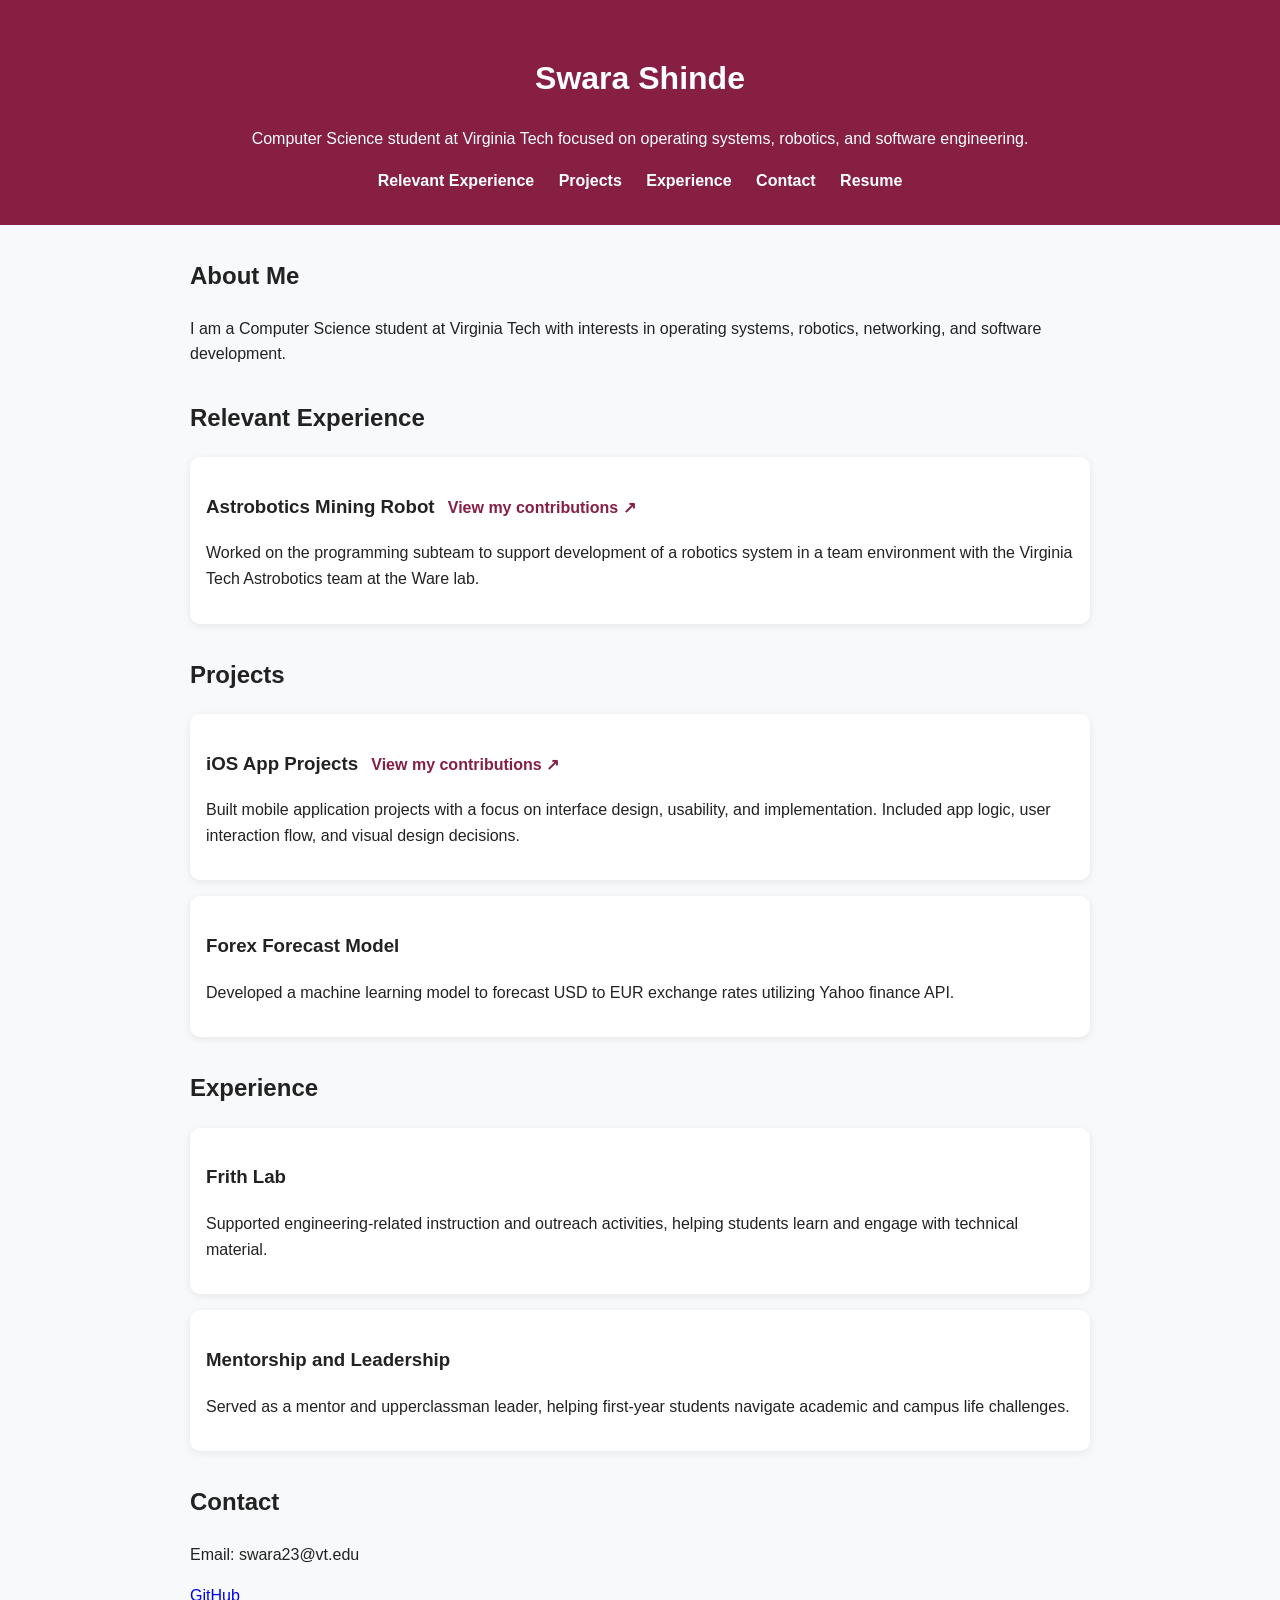
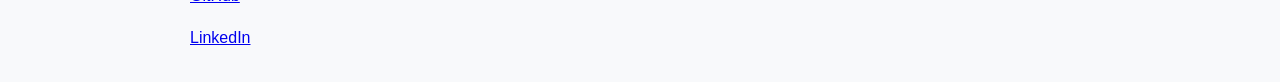
<file: docs/index.html>
<!DOCTYPE html>
<html lang="en">
<head>
  <meta charset="UTF-8" />
  <meta name="viewport" content="width=device-width, initial-scale=1.0" />
  <title>Swara Shinde | Portfolio</title>
  <link rel="stylesheet" href="style.css" />
</head>
<body>
  <header>
    <h1>Swara Shinde</h1>
    <p>Computer Science student at Virginia Tech focused on operating systems, robotics, and software engineering.</p>
    <nav>
      <a href="#relevant experience">Relevant Experience</a>
      <a href="#projects">Projects</a>
      <a href="#experience">Experience</a>
      <a href="#contact">Contact</a>
      <a href="resume_final1.pdf" target="_blank">Resume</a>
    </nav>
  </header>

  <section id="about">
    <h2>About Me</h2>
    <p>
      I am a Computer Science student at Virginia Tech with interests in operating systems,
      robotics, networking, and software development. 
    </p>
  </section>

  <section id="relevant experience">
    <h2>Relevant Experience</h2>

    <div class="card">
      <h3>
         Astrobotics Mining Robot
         <a class="arrow-link" href="astrobotics.html">
            View my contributions ↗
         </a>
      </h3>
      
      <p>
        Worked on the programming subteam to support development of a robotics system in 
        a team environment with the Virginia Tech Astrobotics team at the Ware lab.
      </p>
    </div>
  </section>

  <section id="projects">
    <h2>Projects</h2>

    <div class="card">
  <h3>
    iOS App Projects
    <a class="arrow-link" href="ios-projects.html">
      View my contributions ↗
    </a>
  </h3>
  <p>
    Built mobile application projects with a focus on interface design, usability,
    and implementation. Included app logic, user interaction flow, and visual design decisions.
  </p>
</div>

    <div class="card">
      <h3>Forex Forecast Model</h3>
      <p>
       Developed a machine learning model to forecast USD to EUR exchange rates utilizing Yahoo finance API.
      </p>
    </div>
  </section>

  <section id="experience">
    <h2>Experience</h2>

    <div class="card">
      <h3>Frith Lab</h3>
      <p>
        Supported engineering-related instruction and outreach activities, helping students
        learn and engage with technical material.
      </p>
    </div>

    <div class="card">
      <h3>Mentorship and Leadership</h3>
      <p>
        Served as a mentor and upperclassman leader, helping first-year students navigate
        academic and campus life challenges.
      </p>
    </div>
  </section>

  <section id="contact">
    <h2>Contact</h2>
    <p>Email: swara23@vt.edu</p>
    <p><a href="https://github.com/Swarasss" target="_blank">GitHub</a></p>
    <p><a href="https://www.linkedin.com/in/swarashinde414105295/" target="_blank">LinkedIn</a></p>
  </section>
</body>
</html>
</file>
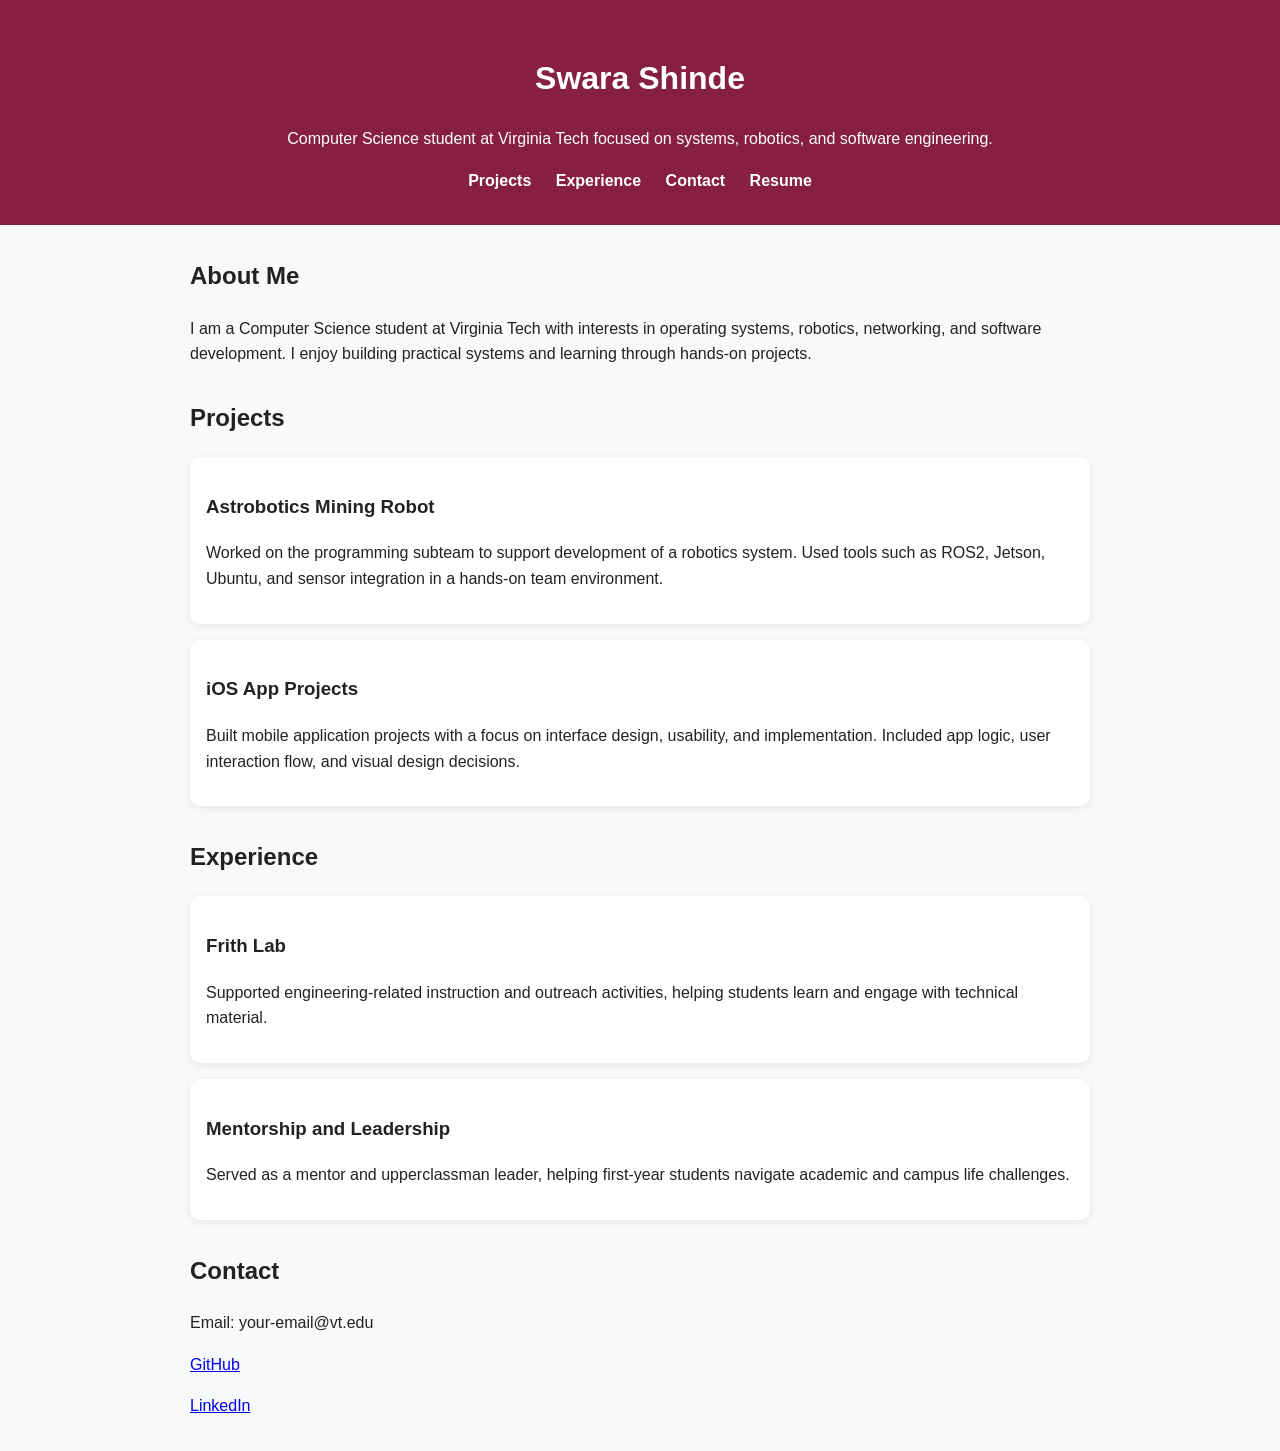
<file: portfolio_website/index.html>
<!DOCTYPE html>
<html lang="en">
<head>
  <meta charset="UTF-8" />
  <meta name="viewport" content="width=device-width, initial-scale=1.0" />
  <title>Swara Shinde | Portfolio</title>
  <link rel="stylesheet" href="style.css" />
</head>
<body>
  <header>
    <h1>Swara Shinde</h1>
    <p>Computer Science student at Virginia Tech focused on systems, robotics, and software engineering.</p>
    <nav>
      <a href="#projects">Projects</a>
      <a href="#experience">Experience</a>
      <a href="#contact">Contact</a>
      <a href="resume.pdf" target="_blank">Resume</a>
    </nav>
  </header>

  <section id="about">
    <h2>About Me</h2>
    <p>
      I am a Computer Science student at Virginia Tech with interests in operating systems,
      robotics, networking, and software development. I enjoy building practical systems and
      learning through hands-on projects.
    </p>
  </section>

  <section id="projects">
    <h2>Projects</h2>

    <div class="card">
      <h3>Astrobotics Mining Robot</h3>
      <p>
        Worked on the programming subteam to support development of a robotics system.
        Used tools such as ROS2, Jetson, Ubuntu, and sensor integration in a hands-on team environment.
      </p>
    </div>

    <div class="card">
      <h3>iOS App Projects</h3>
      <p>
        Built mobile application projects with a focus on interface design, usability,
        and implementation. Included app logic, user interaction flow, and visual design decisions.
      </p>
    </div>
  </section>

  <section id="experience">
    <h2>Experience</h2>

    <div class="card">
      <h3>Frith Lab</h3>
      <p>
        Supported engineering-related instruction and outreach activities, helping students
        learn and engage with technical material.
      </p>
    </div>

    <div class="card">
      <h3>Mentorship and Leadership</h3>
      <p>
        Served as a mentor and upperclassman leader, helping first-year students navigate
        academic and campus life challenges.
      </p>
    </div>
  </section>

  <section id="contact">
    <h2>Contact</h2>
    <p>Email: your-email@vt.edu</p>
    <p><a href="https://github.com/yourusername" target="_blank">GitHub</a></p>
    <p><a href="https://www.linkedin.com/in/your-linkedin" target="_blank">LinkedIn</a></p>
  </section>
</body>
</html>
</file>
<file: docs/style.css>
body {
  font-family: Arial, sans-serif;
  margin: 0;
  line-height: 1.6;
  background: #f8f9fb;
  color: #222;
}

header {
  background: #861f41;
  color: white;
  padding: 2rem;
  text-align: center;
}

nav a {
  color: white;
  margin: 0 10px;
  text-decoration: none;
  font-weight: bold;
}

section {
  max-width: 900px;
  margin: 2rem auto;
  padding: 0 1rem;
}

.card {
  background: white;
  padding: 1rem;
  margin-bottom: 1rem;
  border-radius: 10px;
  box-shadow: 0 2px 8px rgba(0,0,0,0.08);
}

.arrow-link {
  margin-left: 8px;
  font-size: 1rem;
  color: #861f41;
  text-decoration: none;
}

.arrow-link:hover {
  color: #6e1834;
}

.project-video {
  width: 500px;
  max-width: 100%;
  margin: 1.5rem auto;
  display: block;
  border-radius: 10px;
  box-shadow: 0 2px 10px rgba(0,0,0,0.1);
}

.repo-link {
  color: #861f41;
  font-weight: bold;
  text-decoration: none;
}

.repo-link:hover {
  color: #6e1834;
  text-decoration: underline;
}
</file>
<file: portfolio_website/style.css>
body {
  font-family: Arial, sans-serif;
  margin: 0;
  line-height: 1.6;
  background: #f8f9fb;
  color: #222;
}

header {
  background: #861f41;
  color: white;
  padding: 2rem;
  text-align: center;
}

nav a {
  color: white;
  margin: 0 10px;
  text-decoration: none;
  font-weight: bold;
}

section {
  max-width: 900px;
  margin: 2rem auto;
  padding: 0 1rem;
}

.card {
  background: white;
  padding: 1rem;
  margin-bottom: 1rem;
  border-radius: 10px;
  box-shadow: 0 2px 8px rgba(0,0,0,0.08);
}
</file>
